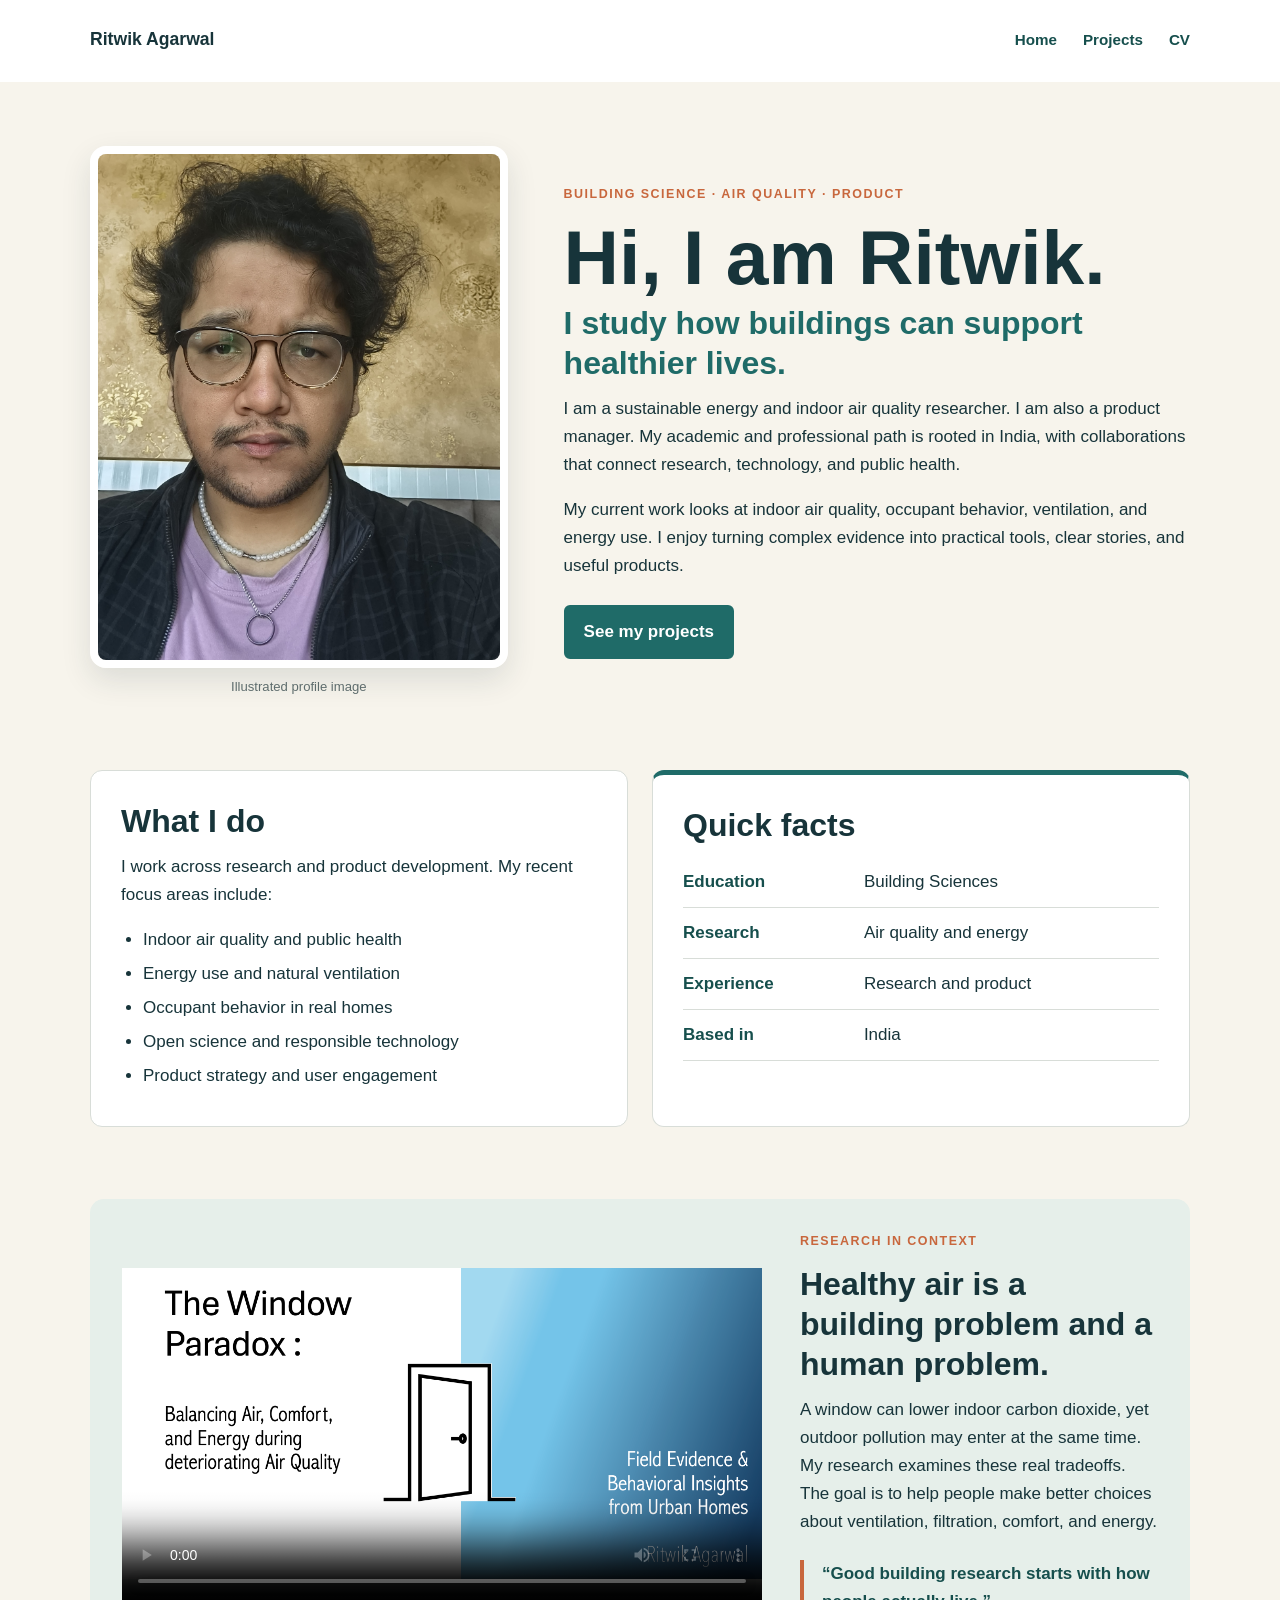
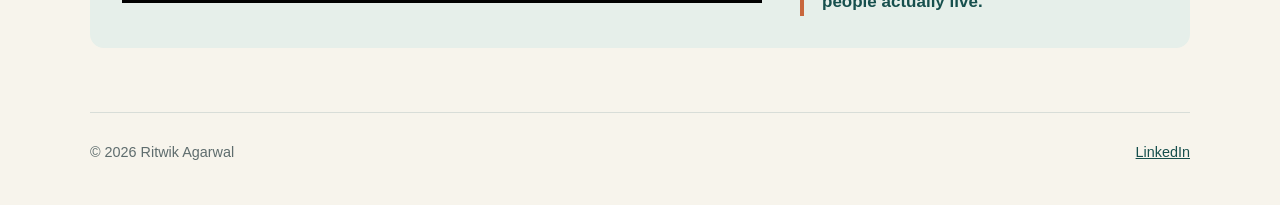
<file: index.html>
<!DOCTYPE html>
<html lang="en">
<head>
    <meta charset="UTF-8">
    <meta name="viewport" content="width=device-width, initial-scale=1.0">
    <meta name="description" content="Personal website for Ritwik Agarwal, a building science researcher and product manager.">
    <title>Ritwik Agarwal | Home</title>
    <link rel="stylesheet" href="myStyles.css">
</head>
<body>
    <!-- The shared menu is stored in a separate HTML file. -->
    <iframe class="menu-frame" src="menu.html" title="Main menu"></iframe>

    <main class="page-shell">
        <section class="intro" id="about">
            <figure class="portrait-wrap">
                <img class="portrait" src="ritwik.jpg" alt="Illustrated portrait of Ritwik Agarwal">
                <figcaption>Illustrated profile image</figcaption>
            </figure>

            <div class="intro-copy">
                <p class="eyebrow">Building science · Air quality · Product</p>
                <h1>Hi, I am Ritwik.</h1>
                <h2>I study how buildings can support healthier lives.</h2>
                <p>
                    I am a sustainable energy and indoor air quality researcher. I am also a product manager.
                    My academic and professional path is rooted in India, with collaborations that connect
                    research, technology, and public health.
                </p>
                <p>
                    My current work looks at indoor air quality, occupant behavior, ventilation, and energy use.
                    I enjoy turning complex evidence into practical tools, clear stories, and useful products.
                </p>
                <a class="button" href="projects.html">See my projects</a>
            </div>
        </section>

        <section class="content-grid" aria-label="Background and interests">
            <article class="card">
                <h2>What I do</h2>
                <p>I work across research and product development. My recent focus areas include:</p>
                <ul class="interest-list">
                    <li>Indoor air quality and public health</li>
                    <li>Energy use and natural ventilation</li>
                    <li>Occupant behavior in real homes</li>
                    <li>Open science and responsible technology</li>
                    <li>Product strategy and user engagement</li>
                </ul>
            </article>

            <aside class="card" id="quickFacts">
                <h2>Quick facts</h2>
                <table class="fact-table">
                    <tbody>
                        <tr>
                            <th scope="row">Education</th>
                            <td>Building Sciences</td>
                        </tr>
                        <tr>
                            <th scope="row">Research</th>
                            <td>Air quality and energy</td>
                        </tr>
                        <tr>
                            <th scope="row">Experience</th>
                            <td>Research and product</td>
                        </tr>
                        <tr>
                            <th scope="row">Based in</th>
                            <td>India</td>
                        </tr>
                    </tbody>
                </table>
            </aside>
        </section>

        <section class="media-card">
             <!-- img src="image/indoor-air-quality.jpg" alt="Illustration of airflow, an open window, and an indoor air quality sensor" -->
             <video width="640" height="360" controls poster="thumbnail.jpg">
                <source src="background.mp4" type="video/mp4">
                Your browser does not support the video tag.
                </video>

            <div>
                <p class="eyebrow">Research in context</p>
                <h2>Healthy air is a building problem and a human problem.</h2>
                <p>
                     A window can lower indoor carbon dioxide, yet outdoor pollution may enter at the same time.
                    My research examines these real tradeoffs. The goal is to help people make better choices
                    about ventilation, filtration, comfort, and energy.
                </p>
                <blockquote>
                    “Good building research starts with how people actually live.”
                </blockquote>
            </div>
        </section>
    </main>

    <footer>
        <p>© 2026 Ritwik Agarwal</p>
        <p><a href="https://www.linkedin.com/in/ritwik-agarwal97" target="_blank" rel="noopener">LinkedIn</a></p>
    </footer>
</body>
</html>
</file>
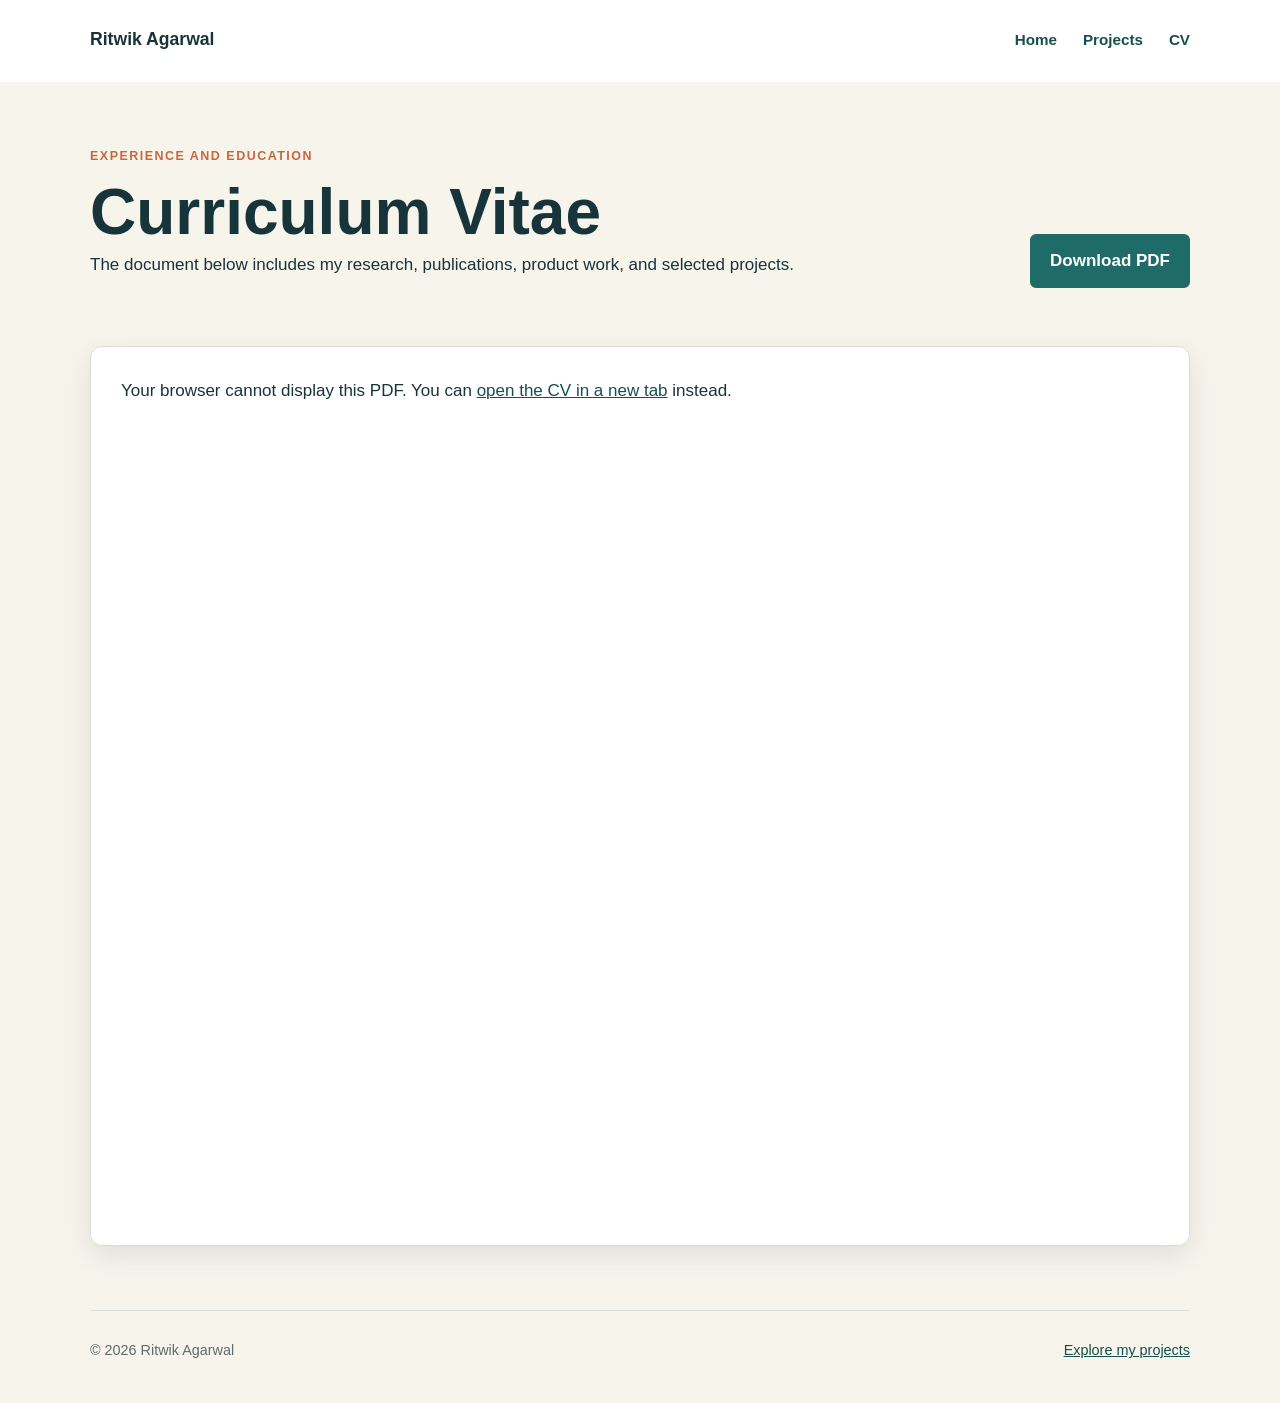
<file: cv.html>
<!DOCTYPE html>
<html lang="en">
<head>
    <meta charset="UTF-8">
    <meta name="viewport" content="width=device-width, initial-scale=1.0">
    <meta name="description" content="Curriculum vitae for Ritwik Agarwal.">
    <title>Ritwik Agarwal | CV</title>
    <link rel="stylesheet" href="myStyles.css">
</head>
<body>
    <iframe class="menu-frame" src="menu.html" title="Main menu"></iframe>

    <main class="page-shell">
        <header class="page-heading cv-heading">
            <div>
                <p class="eyebrow">Experience and education</p>
                <h1>Curriculum Vitae</h1>
                <p>The document below includes my research, publications, product work, and selected projects.</p>
            </div>
            <a class="button" href="cv.pdf" download>Download PDF</a>
        </header>

        <section class="cv-panel" id="cvViewer" aria-label="Embedded curriculum vitae">
            <object data="cv.pdf#view=FitH" type="application/pdf">
                <p>
                    Your browser cannot display this PDF. You can
                    <a href="cv.pdf">open the CV in a new tab</a> instead.
                </p>
            </object>
        </section>
    </main>

    <footer>
        <p>© 2026 Ritwik Agarwal</p>
        <p><a href="projects.html">Explore my projects</a></p>
    </footer>
</body>
</html>
</file>
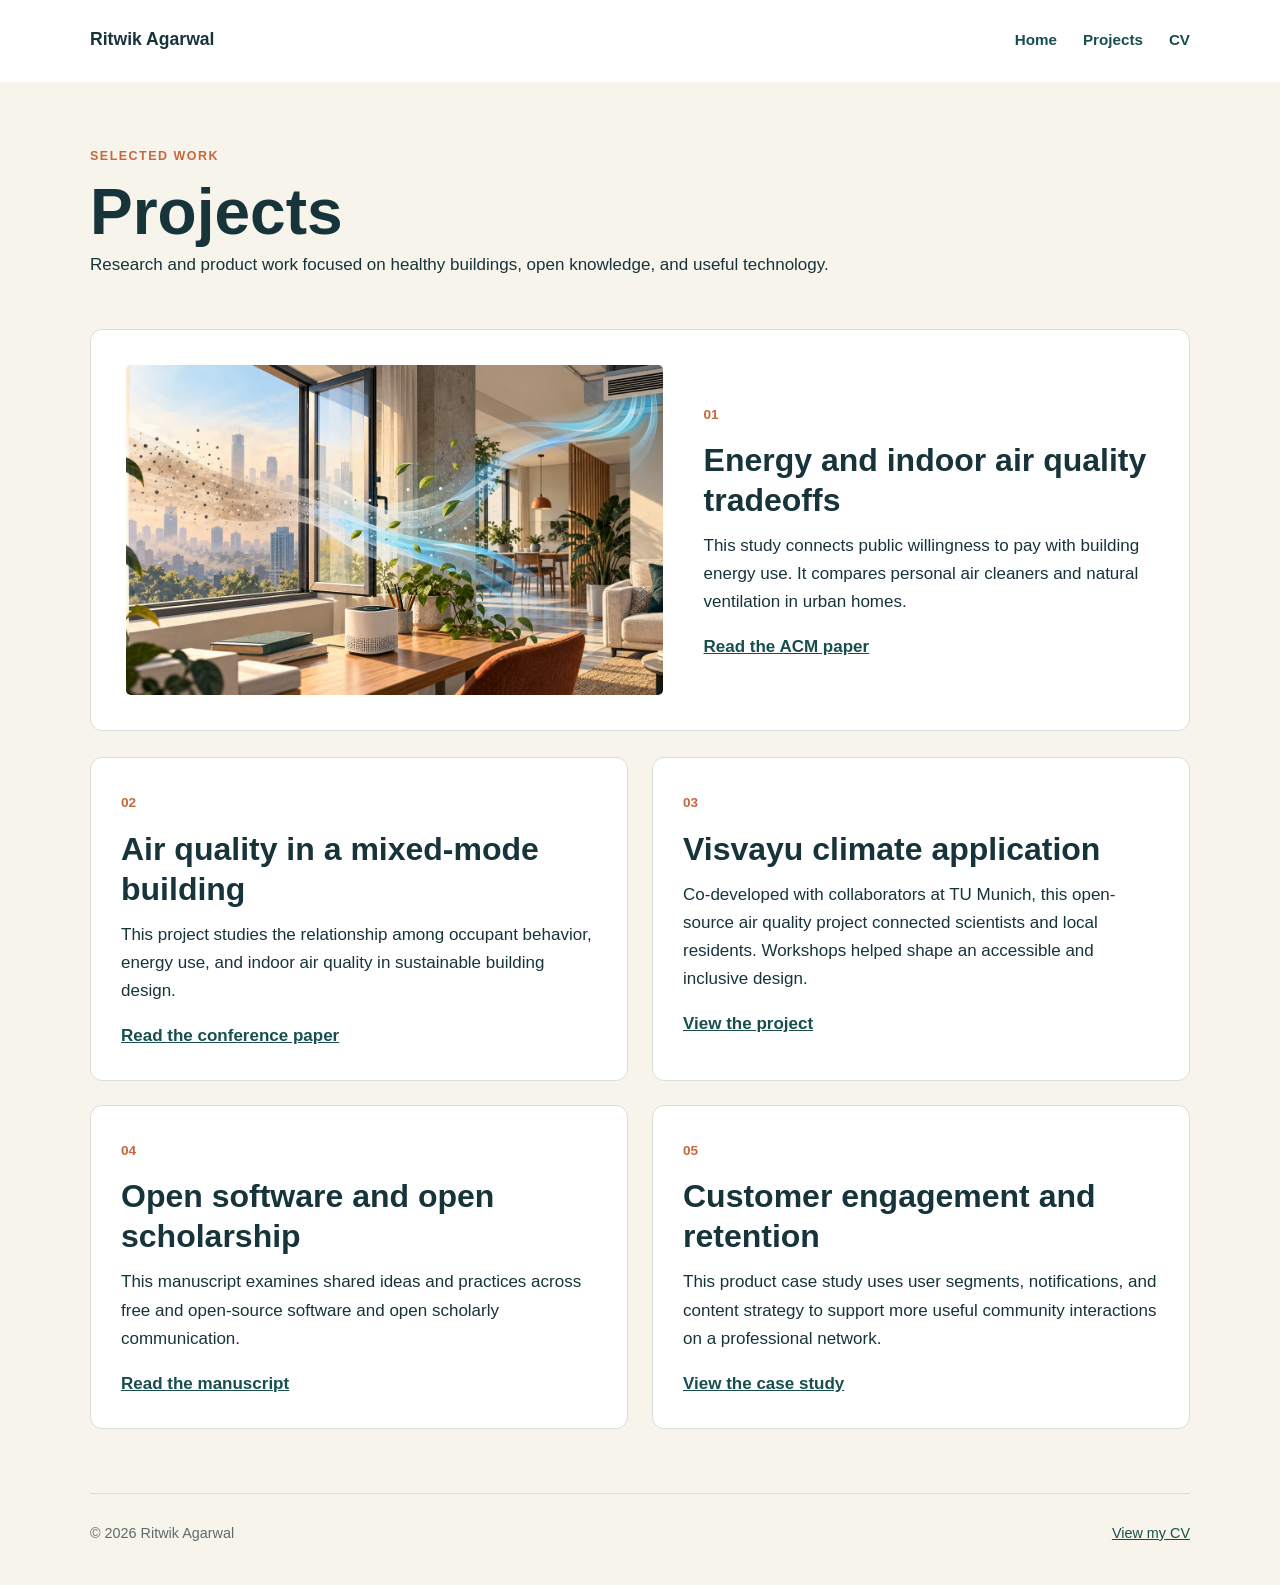
<file: projects.html>
<!DOCTYPE html>
<html lang="en">
<head>
    <meta charset="UTF-8">
    <meta name="viewport" content="width=device-width, initial-scale=1.0">
    <meta name="description" content="Selected research and product projects by Ritwik Agarwal.">
    <title>Ritwik Agarwal | Projects</title>
    <link rel="stylesheet" href="myStyles.css">
</head>
<body>
    <iframe class="menu-frame" src="menu.html" title="Main menu"></iframe>

    <main class="page-shell">
        <header class="page-heading">
            <p class="eyebrow">Selected work</p>
            <h1>Projects</h1>
            <p>Research and product work focused on healthy buildings, open knowledge, and useful technology.</p>
        </header>

        <section class="featured-project project">
            <img class="projectImage" src="indoor-air-quality.jpg" alt="Illustration of healthy airflow inside a home">
            <div>
                <span class="project-number">01</span>
                <h2>Energy and indoor air quality tradeoffs</h2>
                <p>
                    This study connects public willingness to pay with building energy use. It compares personal
                    air cleaners and natural ventilation in urban homes.
                </p>
                <a class="text-link" href="https://doi.org/10.1145/3736425.3772359" target="_blank" rel="noopener">Read the ACM paper</a>
            </div>
        </section>

        <section class="project-list" aria-label="Project list">
            <article class="project">
                <span class="project-number">02</span>
                <h2>Air quality in a mixed-mode building</h2>
                <p>
                    This project studies the relationship among occupant behavior, energy use, and indoor air
                    quality in sustainable building design.
                </p>
                <a class="text-link" href="https://doi.org/10.26868/25222708.2025.1980" target="_blank" rel="noopener">Read the conference paper</a>
            </article>

            <article class="project">
                <span class="project-number">03</span>
                <h2>Visvayu climate application</h2>
                <p>
                    Co-developed with collaborators at TU Munich, this open-source air quality project connected
                    scientists and local residents. Workshops helped shape an accessible and inclusive design.
                </p>
                <a class="text-link" href="https://drive.google.com/file/d/1h2IvNeDpcpJyXVrQ1IYUg2rZdyockTye/view?usp=sharing" target="_blank" rel="noopener">View the project</a>
            </article>

            <article class="project">
                <span class="project-number">04</span>
                <h2>Open software and open scholarship</h2>
                <p>
                    This manuscript examines shared ideas and practices across free and open-source software and
                    open scholarly communication.
                </p>
                <a class="text-link" href="https://doi.org/10.31235/osf.io/2kxq8" target="_blank" rel="noopener">Read the manuscript</a>
            </article>

            <article class="project">
                <span class="project-number">05</span>
                <h2>Customer engagement and retention</h2>
                <p>
                    This product case study uses user segments, notifications, and content strategy to support
                    more useful community interactions on a professional network.
                </p>
                <a class="text-link" href="https://ritwikag.notion.site/Engagement-Retention-Blind-8567ca00f167478780dd96d6ce2520fc" target="_blank" rel="noopener">View the case study</a>
            </article>
        </section>
    </main>

    <footer>
        <p>© 2026 Ritwik Agarwal</p>
        <p><a href="cv.html">View my CV</a></p>
    </footer>
</body>
</html>
</file>
<file: myStyles.css>
:root {
    --ink: #17343a;
    --muted: #5e6c6d;
    --paper: #f7f4ec;
    --white: #ffffff;
    --teal: #1f6b68;
    --teal-dark: #164f4d;
    --orange: #c8673d;
    --line: #d8ddd8;
    --soft-green: #e6efea;
}

* {
    box-sizing: border-box;
}

html {
    scroll-behavior: smooth;
}

body {
    margin: 0;
    background: var(--paper);
    color: var(--ink);
    font-family: Arial, Helvetica, sans-serif;
    font-size: 17px;
    line-height: 1.65;
}

h1,
h2,
h3,
p {
    margin-top: 0;
}

h1 {
    margin-bottom: 0.35rem;
    font-size: clamp(2.4rem, 7vw, 4.8rem);
    line-height: 1.05;
}

h2 {
    margin-bottom: 0.75rem;
    font-size: clamp(1.35rem, 3vw, 2rem);
    line-height: 1.25;
}

a {
    color: var(--teal-dark);
}

a:hover,
a:focus {
    color: var(--orange);
}

img {
    display: block;
    max-width: 100%;
}

.menu-frame {
    display: block;
    width: 100%;
    height: 82px;
    border: 0;
    background: var(--white);
}

.menu-page {
    min-width: 320px;
    background: var(--white);
}

.site-menu {
    display: flex;
    align-items: center;
    justify-content: space-between;
    width: min(1100px, calc(100% - 40px));
    height: 80px;
    margin: 0 auto;
}

.site-name,
.menu-links a {
    text-decoration: none;
}

.site-name {
    color: var(--ink);
    font-size: 1.1rem;
    font-weight: 700;
}

.menu-links {
    display: flex;
    gap: 26px;
}

.menu-links a {
    font-size: 0.95rem;
    font-weight: 700;
}

.page-shell {
    width: min(1100px, calc(100% - 40px));
    margin: 0 auto;
    padding: 64px 0;
}

.intro {
    display: grid;
    grid-template-columns: minmax(240px, 0.8fr) minmax(0, 1.2fr);
    gap: 56px;
    align-items: center;
}

.portrait-wrap {
    margin: 0;
}

.portrait {
    width: 100%;
    aspect-ratio: 4 / 5;
    border: 8px solid var(--white);
    border-radius: 16px;
    object-fit: cover;
    box-shadow: 0 12px 30px rgba(23, 52, 58, 0.12);
}

figcaption {
    margin-top: 8px;
    color: var(--muted);
    font-size: 0.82rem;
    text-align: center;
}

.intro-copy h2 {
    max-width: 650px;
    color: var(--teal);
}

.intro-copy p:not(.eyebrow) {
    max-width: 700px;
}

.eyebrow {
    margin-bottom: 12px;
    color: var(--orange);
    font-size: 0.78rem;
    font-weight: 700;
    letter-spacing: 0.12em;
    text-transform: uppercase;
}

.button {
    display: inline-block;
    margin-top: 8px;
    padding: 11px 18px;
    border: 2px solid var(--teal);
    border-radius: 6px;
    background: var(--teal);
    color: var(--white);
    font-weight: 700;
    text-decoration: none;
}

.button:hover,
.button:focus {
    background: var(--white);
    color: var(--teal);
}

.content-grid {
    display: grid;
    grid-template-columns: 1fr 1fr;
    gap: 24px;
    margin-top: 72px;
}

.card {
    padding: 30px;
    border: 1px solid var(--line);
    border-radius: 12px;
    background: var(--white);
}

#quickFacts {
    border-top: 5px solid var(--teal);
}

.interest-list {
    margin-bottom: 0;
    padding-left: 22px;
}

.interest-list li {
    margin-bottom: 6px;
}

.fact-table {
    width: 100%;
    border-collapse: collapse;
}

.fact-table th,
.fact-table td {
    padding: 11px 0;
    border-bottom: 1px solid var(--line);
    text-align: left;
    vertical-align: top;
}

.fact-table th {
    width: 38%;
    color: var(--teal-dark);
}

.media-card {
    display: grid;
    grid-template-columns: 1.2fr 1fr;
    gap: 38px;
    align-items: center;
    margin-top: 72px;
    padding: 32px;
    border-radius: 14px;
    background: var(--soft-green);
}

.media-card img {
    width: 100%;
    min-height: 330px;
    border-radius: 10px;
    object-fit: cover;
}

blockquote {
    margin: 24px 0 0;
    padding-left: 18px;
    border-left: 4px solid var(--orange);
    color: var(--teal-dark);
    font-weight: 700;
}

.page-heading {
    max-width: 760px;
    margin-bottom: 50px;
}

.page-heading h1 {
    font-size: clamp(2.4rem, 6vw, 4rem);
}

.featured-project {
    display: grid;
    grid-template-columns: 1.2fr 1fr;
    gap: 36px;
    align-items: center;
    margin-bottom: 26px;
}

.projectImage {
    width: 100%;
    min-height: 340px;
    border: 5px solid var(--white);
    border-radius: 10px;
    object-fit: cover;
}

.project-list {
    display: grid;
    grid-template-columns: repeat(2, minmax(0, 1fr));
    gap: 24px;
}

.project {
    padding: 30px;
    border: 1px solid var(--line);
    border-radius: 12px;
    background: var(--white);
}

.project-number {
    display: inline-block;
    margin-bottom: 14px;
    color: var(--orange);
    font-size: 0.85rem;
    font-weight: 700;
}

.text-link {
    font-weight: 700;
}

.cv-heading {
    display: flex;
    align-items: end;
    justify-content: space-between;
    max-width: none;
    gap: 30px;
}

.cv-heading .button {
    flex: 0 0 auto;
    margin-bottom: 8px;
}

.cv-panel {
    overflow: hidden;
    height: 900px;
    border: 1px solid var(--line);
    border-radius: 12px;
    background: var(--white);
}

#cvViewer {
    box-shadow: 0 10px 28px rgba(23, 52, 58, 0.1);
}

.cv-panel object {
    width: 100%;
    height: 100%;
    border: 0;
}

.cv-panel object p {
    padding: 30px;
}

footer {
    display: flex;
    justify-content: space-between;
    width: min(1100px, calc(100% - 40px));
    margin: 0 auto;
    padding: 28px 0 40px;
    border-top: 1px solid var(--line);
    color: var(--muted);
    font-size: 0.9rem;
}

footer p {
    margin: 0;
}

@media (max-width: 760px) {
    body {
        font-size: 16px;
    }

    .menu-frame {
        height: 118px;
    }

    .site-menu {
        flex-direction: column;
        justify-content: center;
        height: 116px;
        gap: 12px;
    }

    .menu-links {
        gap: 18px;
    }

    .page-shell {
        padding: 40px 0;
    }

    .intro,
    .content-grid,
    .media-card,
    .featured-project,
    .project-list {
        grid-template-columns: 1fr;
    }

    .intro {
        gap: 32px;
    }

    .portrait-wrap {
        max-width: 420px;
        margin: 0 auto;
    }

    .content-grid,
    .media-card {
        margin-top: 44px;
    }

    .media-card,
    .project,
    .card {
        padding: 22px;
    }

    .cv-heading {
        display: block;
    }

    .cv-panel {
        height: 680px;
    }

    footer {
        display: block;
    }

    footer p + p {
        margin-top: 6px;
    }
}
</file>
